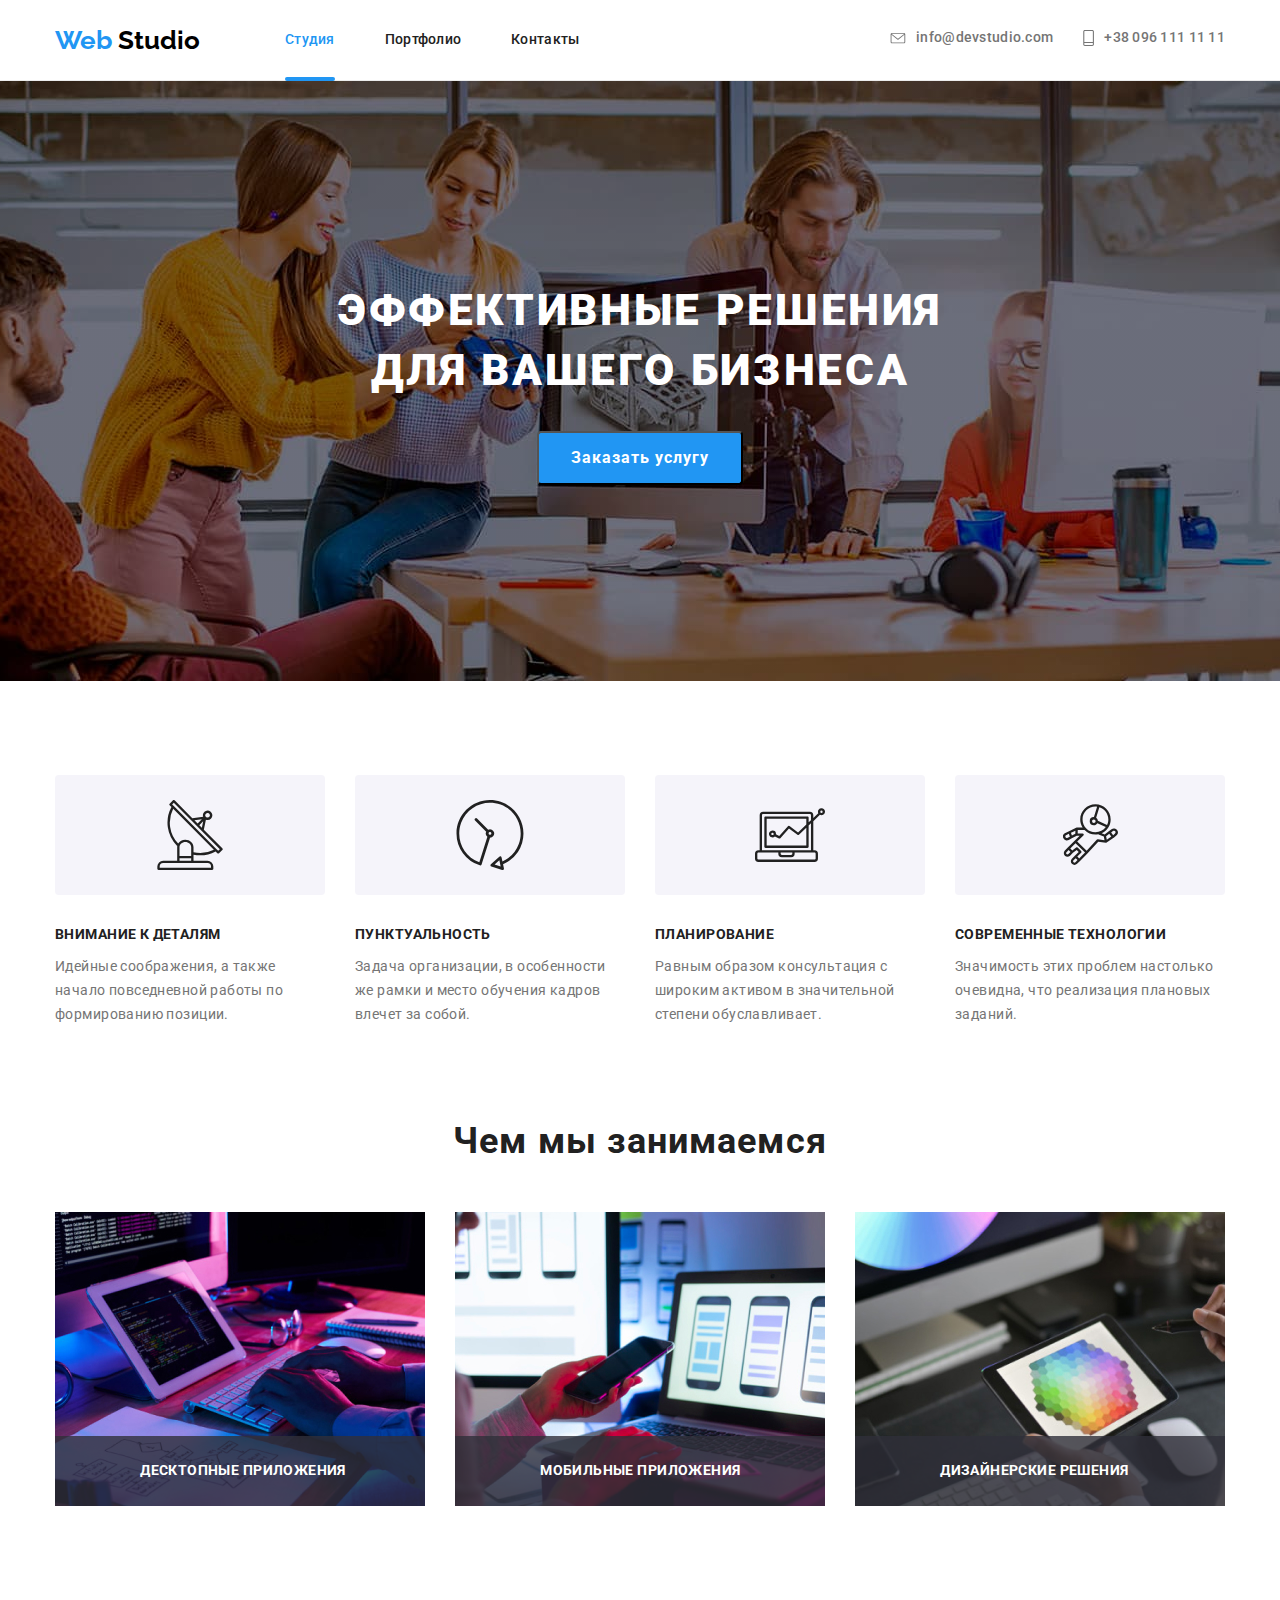
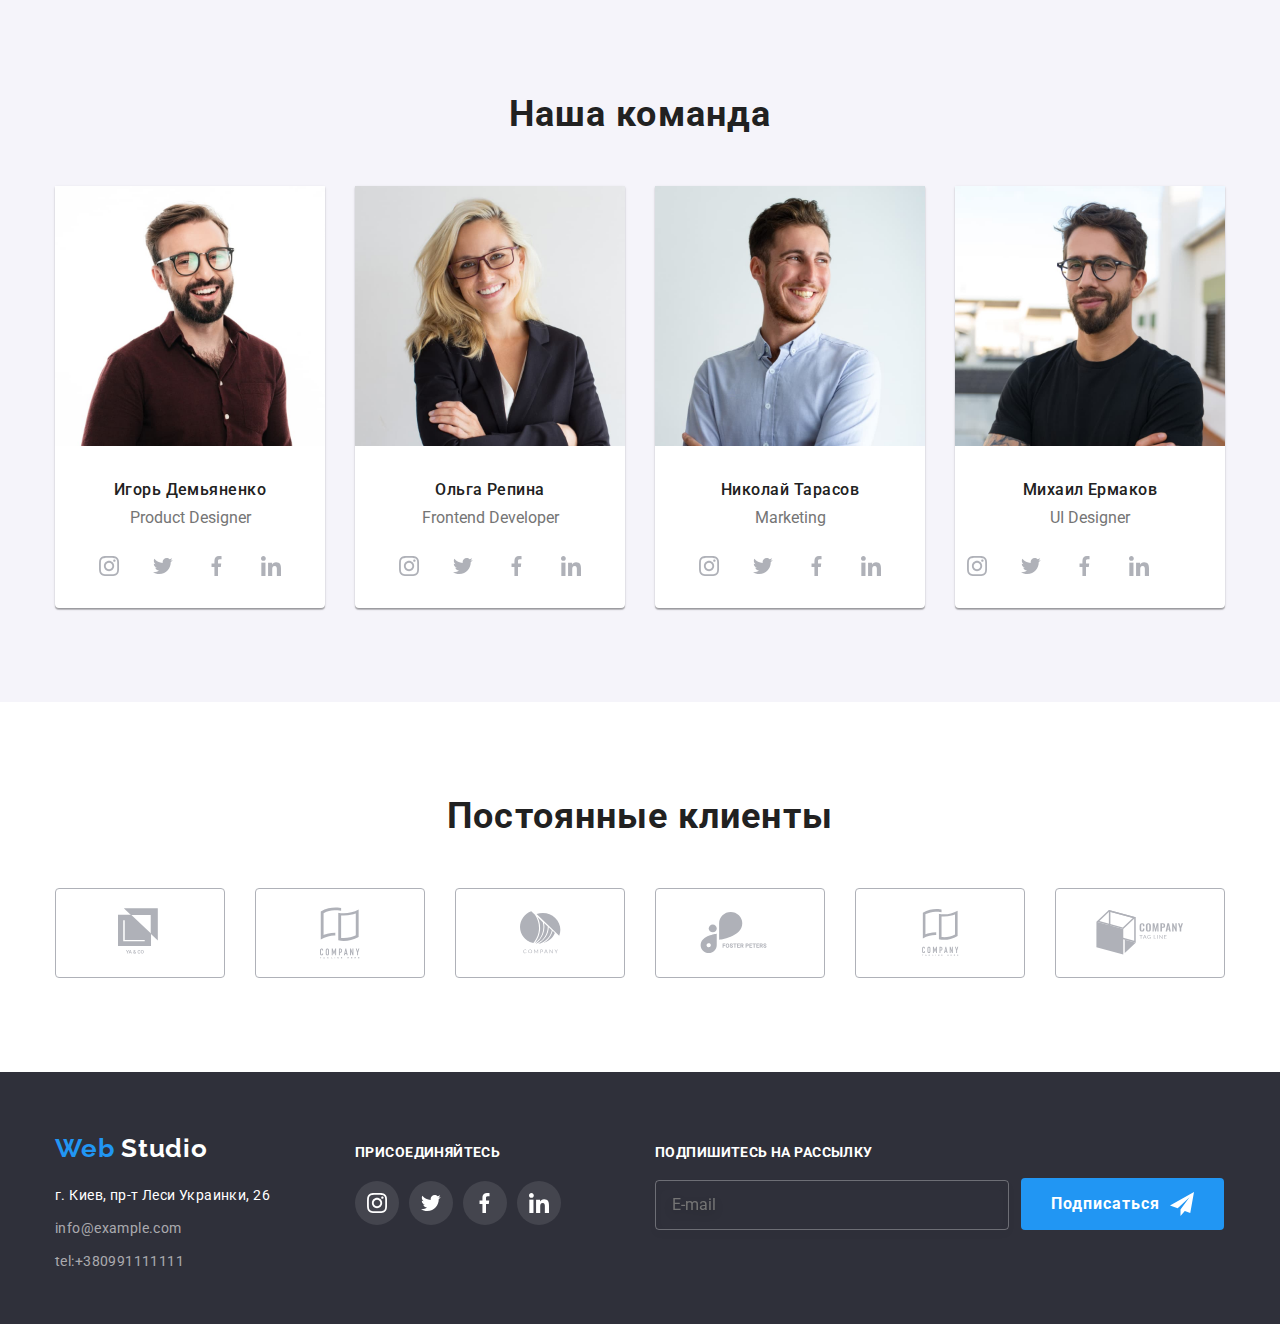
<file: index.html>
<!DOCTYPE html>
<html lang="ru">
  <head>
    <meta charset="UTF-8" />
    <meta name="viewport" content="width=device-width, initial-scale=1.0" />
    <title>Web Studio</title>
    <link
      href="https://fonts.googleapis.com/css2?family=Raleway:wght@700&family=Roboto:wght@400;500;900&display=swap"
      rel="stylesheet"
    />
    <link rel="stylesheet" href="./css/normalize.css" />
    <link rel="stylesheet" href="./css/style.css" />
  </head>

  <body>
    <!--Шапка-->
    <header class="page-header">
      <div class="container flexbox">
        <!--Навигация-->
        <nav class="navigation">
          <a href="./index.html" class="logo">
            <span class="web"> Web</span> Studio</a
          >
          <ul class="menu-nav list">
            <li class="item">
              <a href="./index.html" class="nav-link current">Студия</a>
            </li>
            <li class="item">
              <a href="./portfolio.html" class="nav-link">Портфолио</a>
            </li>
            <li class="item">
              <a href="./contacts.html" class="nav-link">Контакты </a>
            </li>
          </ul>
        </nav>
        <!-- mail telephone -->
        <ul class="contact-us list">
          <li class="header-mail">
            <a href="mailto:info@devstudio.com" class="email contact-link"
              ><svg class="icon-mail">
                <use href="./images/symbol-defs.svg#icon-mail"></use>
              </svg>
              info@devstudio.com
            </a>
          </li>
          <li class="header-phone">
            <a href="tel:+380961111111" class="phone contact-link"
              ><svg class="icon-phone">
                <use href="./images/symbol-defs.svg#icon-phone"></use>
              </svg>

              +38 096 111 11 11</a
            >
          </li>
        </ul>
      </div>
    </header>

    <!--Блок Hero-->
    <main>
      <section class="hero">
        <div class="container-hero">
          <h1 class="hero-title">Эффективные решения для вашего бизнеса</h1>
          <button class="hero-button" data-modal-open>Заказать услугу</button>
        </div>
      </section>

      <!--Особенности-->
      <!--Преимушества-->

      <section class="section">
        <div class="container">
          <h2 class="section-title" hidden>Наши преимущества</h2>

          <ul class="list feature-list">
            <!-- only hover -->
            <li class="item icon-antena">
              <!-- <img src="./images/Vector.svg" alt="Веб студия" /> -->
              <h3 class="features-title">Внимание к деталям</h3>
              <p class="description">
                Идейные соображения, а также начало повседневной работы по
                формированию позиции.
              </p>
            </li>
            <li class="item icon-clock">
              <!-- <img src="./images/Vector-2.svg" alt="Веб студия" /> -->
              <h3 class="features-title">Пунктуальность</h3>
              <p class="description">
                Задача организации, в особенности же рамки и место обучения
                кадров влечет за собой.
              </p>
            </li>
            <li class="item icon-comp">
              <!-- <img src="./images/Vector-3.svg" alt="Веб студия" /> -->
              <h3 class="features-title">Планирование</h3>
              <p class="description">
                Равным образом консультация с широким активом в значительной
                степени обуславливает.
              </p>
            </li>
            <li class="item icon-astro">
              <!-- <img src="./images/Vector-4.svg" alt="Веб студия" /> -->
              <h3 class="features-title">Современные технологии</h3>
              <p class="description">
                Значимость этих проблем настолько очевидна, что реализация
                плановых заданий.
              </p>
            </li>
          </ul>
        </div>
      </section>

      <!--Чем мы занимаемся-->
      <section class="section margin-top">
        <div class="container">
          <h2 class="section-title">Чем мы занимаемся</h2>
          <ul class="work-list list">
            <li class="item">
              <img
                src="./images/desktop-apps.jpg"
                width="370"
                alt="десктопные
              приложения"
              />
              <h3 class="title">Десктопные приложения</h3>
            </li>
            <li class="item">
              <img
                src="./images/mobile-apps.jpg"
                width="370"
                alt="мобильные приложения"
              />
              <h3 class="title">Мобильные приложения</h3>
            </li>
            <li class="item">
              <img
                src="./images/designe-decisiones.jpg"
                width="370"
                alt="дизайнерские решения"
              />
              <h3 class="title">Дизайнерские решения</h3>
            </li>
          </ul>
        </div>
      </section>

      <!--Наша команда-->
      <section class="section background">
        <div class="container">
          <h2 class="section-title section-padding">Наша команда</h2>
          <ul class="list team-menu">
            <li class="team-member">
              <img
                src="./images/igor-demyanenko-optmz.jpg"
                width="270"
                alt="Product Designer"
              />
              <h3 class="team-title">Игорь Демьяненко</h3>
              <p class="position-name" lang="en">Product Designer</p>

              <!-- social list -->
              <ul class="list social-list">
                <li class="social-item">
                  <a
                    href="#"
                    class="social-link"
                    target="_blank"
                    rel="noopener noreferrer"
                    aria-label=""
                  >
                    <svg class="social-icon">
                      <use href="./images/symbol-defs.svg#icon-instagram"></use>
                    </svg>
                  </a>
                </li>
                <li class="social-item">
                  <a
                    href="#"
                    class="social-link"
                    target="_blank"
                    rel="noopener noreferrer"
                    aria-label="ссылка на Twitter"
                  >
                    <svg class="social-icon">
                      <use
                        href="./images/symbol-defs.svg#icon-twitter"
                      ></use></svg                  ></a>
                </li>
                <li class="social-item">
                  <a
                    href="#"
                    class="social-link"
                    target="_blank"
                    rel="noopener noreferrer"
                    aria-label="ссылка на Facebook"
                  >
                    <svg class="social-icon">
                      <use
                        href="./images/symbol-defs.svg#icon-facebook"
                      ></use></svg                  ></a>
                </li>
                <li class="social-item">
                  <a
                    href="#"
                    class="social-link"
                    target="_blank"
                    rel="noopener noreferrer"
                    aria-label="ссылка на LinkedIn"
                    ><svg class="social-icon" width="20" height="20">
                      <use
                        href="./images/symbol-defs.svg#icon-linkedin"
                      ></use></svg                  ></a>
                </li>
              </ul>
            </li>

            <li class="team-member">
              <img
                src="./images/olga-repina-optmz.jpg"
                width="270"
                alt="Frontend Developer"
              />
              <h3 class="team-title">Ольга Репина</h3>
              <p class="position-name" lang="en">Frontend Developer</p>

              <ul class="list social-list">
                <li class="social-item">
                  <a
                    href="#"
                    class="social-link"
                    target="_blank"
                    rel="noopener noreferrer"
                    aria-label=""
                  >
                    <svg class="social-icon" width="20" height="20">
                      <use href="./images/symbol-defs.svg#icon-instagram"></use>
                    </svg>
                  </a>
                </li>
                <li class="social-item">
                  <a
                    href="#"
                    class="social-link"
                    target="_blank"
                    rel="noopener noreferrer"
                    aria-label="ссылка на Twitter"
                  >
                    <svg class="social-icon">
                      <use
                        href="./images/symbol-defs.svg#icon-twitter"
                      ></use></svg                  ></a>
                </li>
                <li class="social-item">
                  <a
                    href="#"
                    class="social-link"
                    target="_blank"
                    rel="noopener noreferrer"
                    aria-label="ссылка на Facebook"
                    ><svg class="social-icon">
                      <use
                        href="./images/symbol-defs.svg#icon-facebook"
                      ></use></svg                  ></a>
                </li>
                <li class="social-item">
                  <a
                    href="#"
                    class="social-link"
                    target="_blank"
                    rel="noopener noreferrer"
                    aria-label="ссылка на LinkedIn"
                    ><svg class="social-icon" width="20" height="20">
                      <use
                        href="./images/symbol-defs.svg#icon-linkedin"
                      ></use></svg                  ></a>
                </li>
              </ul>
            </li>

            <li class="team-member">
              <img
                src="./images/nik-tarasov-optmz.jpg"
                width="270"
                alt="Marketing"
              />
              <h3 class="team-title">Николай Тарасов</h3>
              <p class="position-name" lang="en">Marketing</p>
              <ul class="list social-list">
                <li class="social-item">
                  <a
                    href="#"
                    class="social-link"
                    target="_blank"
                    rel="noopener noreferrer"
                    aria-label=""
                  >
                    <svg class="social-icon" width="20" height="20">
                      <use href="./images/symbol-defs.svg#icon-instagram"></use>
                    </svg>
                  </a>
                </li>
                <li class="social-item">
                  <a
                    href="#"
                    class="social-link"
                    target="_blank"
                    rel="noopener noreferrer"
                    aria-label="ссылка на Twitter"
                  >
                    <svg class="social-icon" width="20" height="20">
                      <use
                        href="./images/symbol-defs.svg#icon-twitter"
                      ></use></svg                  ></a>
                </li>
                <li class="social-item">
                  <a
                    href="#"
                    class="social-link"
                    target="_blank"
                    rel="noopener noreferrer"
                    aria-label="ссылка на Facebook"
                  >
                    <svg class="social-icon" width="20" height="20">
                      <use
                        href="./images/symbol-defs.svg#icon-facebook"
                      ></use></svg                  ></a>
                </li>
                <li class="social-item">
                  <a
                    href="#"
                    class="social-link"
                    target="_blank"
                    rel="noopener noreferrer"
                    aria-label="ссылка на LinkedIn"
                    ><svg class="social-icon" width="20" height="20">
                      <use
                        href="./images/symbol-defs.svg#icon-linkedin"
                      ></use></svg                  ></a>
                </li>
              </ul>
            </li>

            <li class="team-member">
              <img
                src="./images/michail-ermakov-optmz.jpg"
                width="270"
                alt="UI Designer"
              />
              <h3 class="team-title">Михаил Ермаков</h3>
              <p class="position-name" lang="en">UI Designer</p>
              <ul class="list social-list-footer">
                <li class="social-item">
                  <a
                    href="#"
                    class="social-link"
                    target="_blank"
                    rel="noopener noreferrer"
                    aria-label=""
                    ><svg class="social-icon" width="20" height="20">
                      <use
                        href="./images/symbol-defs.svg#icon-instagram"
                      ></use></svg                  ></a>
                </li>
                <li class="social-item">
                  <a
                    href="#"
                    class="social-link"
                    target="_blank"
                    rel="noopener noreferrer"
                    aria-label="ссылка на Twitter"
                  >
                    <svg class="social-icon" width="20" height="20">
                      <use
                        href="./images/symbol-defs.svg#icon-twitter"
                      ></use></svg                  ></a>
                </li>
                <li class="social-item">
                  <a
                    href="#"
                    class="social-link"
                    target="_blank"
                    rel="noopener noreferrer"
                    aria-label="ссылка на Facebook"
                    ><svg class="social-icon" width="20" height="20">
                      <use
                        href="./images/symbol-defs.svg#icon-facebook"
                      ></use></svg                  ></a>
                </li>
                <li class="social-item">
                  <a
                    href="#"
                    class="social-link"
                    target="_blank"
                    rel="noopener noreferrer"
                    aria-label="ссылка на LinkedIn"
                    ><svg class="social-icon" width="20" height="20">
                      <use
                        href="./images/symbol-defs.svg#icon-linkedin"
                      ></use></svg                  ></a>
                </li>
              </ul>
            </li>
          </ul>
        </div>
      </section>

      <!--Наши клиенты-->
      <section class="section">
        <div class="container clients">
          <h2 class="section-title">Постоянные клиенты</h2>

          <ul class="list">
            <li class="item">
              <a href="" aria-label="Ссылка на клиента" class="client-link">
                <svg class="client-link-logo" width="44" height="49">
                  <use
                    href="./images/symbol-defs.svg#icon-partners-logo-1"
                  ></use>
                </svg>
              </a>
            </li>

            <li class="item">
              <a href="" aria-label="Ссылка на клиента" class="client-link">
                <svg class="client-link-logo" width="40" height="52">
                  <use
                    href="./images/symbol-defs.svg#icon-partners-logo-2"
                  ></use>
                </svg>
              </a>
            </li>

            <li class="item">
              <a href="" aria-label="Ссылка на клиента" class="client-link">
                <svg class="client-link-logo" width="41" height="43">
                  <use
                    href="./images/symbol-defs.svg#icon-partners-logo-3"
                  ></use>
                </svg>
              </a>
            </li>

            <li class="item">
              <a href="" aria-label="Ссылка на клиента" class="client-link">
                <svg class="client-link-logo" width="80" height="42">
                  <use
                    href="./images/symbol-defs.svg#icon-partners-logo-4"
                  ></use>
                </svg>
              </a>
            </li>
            <li class="item">
              <a href="" aria-label="Ссылка на клиента" class="client-link">
                <svg class="client-link-logo" width="59" height="47">
                  <use
                    href="./images/symbol-defs.svg#icon-partners-logo-2"
                  ></use>
                </svg>
              </a>
            </li>
            <li class="item">
              <a href="" aria-label="Ссылка на клиента" class="client-link">
                <svg class="client-link-logo" width="88" height="45">
                  <use
                    href="./images/symbol-defs.svg#icon-partners-logo-6"
                  ></use>
                </svg>
              </a>
            </li>
          </ul>
        </div>
      </section>
    </main>

    <!--Футер-->
    <footer class="footer">
      <div class="container footer-menu">
        <!-- logo-address-in-footer -->

        <div class="logo-address">
          <a href="./index.html" class="footer-logo">
            <span class="web"> Web </span> Studio
          </a>
          <address>
            <p class="contacts-address">г. Киев, пр-т Леси Украинки, 26</p>

            <ul class="padding-zero">
              <li class="list">
                <a href="mailto:info@example.com" class="contacts-item"
                  >info@example.com</a
                >
              </li>
              <li class="list contacts-margin">
                <a href="tel:+380991111111" class="contacts-item"
                  >tel:+380991111111</a
                >
              </li>
            </ul>
          </address>
        </div>

        <!-- Присоединяйтесь -->
        <!-- Соц Сети -->
        <div class="join-menu">
          <h3 class="join">Присоединяйтесь</h3>
          <ul class="list social-list-footer">
            <li class="social-item">
              <a
                href="#"
                class="footer-link"
                target="_blank"
                rel="noopener noreferrer"
                aria-label="ссылка на Instagram"
              >
                <svg class="footer-link-logo" width="20" height="20">
                  <use
                    href="./images/symbol-defs.svg#icon-instagram"
                  ></use></svg              ></a>
            </li>
            <li class="social-item">
              <a
                href="#"
                class="footer-link"
                target="_blank"
                rel="noopener noreferrer"
                aria-label="ссылка на Twitter"
              >
                <svg class="footer-link-logo" width="20" height="20">
                  <use href="./images/symbol-defs.svg#icon-twitter"></use></svg              ></a>
            </li>
            <li class="social-item">
              <a
                href="#"
                class="footer-link"
                target="_blank"
                rel="noopener noreferrer"
                aria-label="ссылка на Facebook"
              >
                <svg class="footer-link-logo" width="20" height="20">
                  <use href="./images/symbol-defs.svg#icon-facebook"></use></svg              ></a>
            </li>
            <li class="social-item">
              <a
                href="#"
                class="footer-link"
                target="_blank"
                rel="noopener noreferrer"
                aria-label="ссылка на LinkedIn"
                ><svg class="footer-link-logo" width="20" height="20">
                  <use href="./images/symbol-defs.svg#icon-linkedin"></use></svg              ></a>
            </li>
          </ul>
        </div>

        <div class="subscribe">
          <form class="footer-form">
            <div class="form-field">
              <div class="footer-form-input">
                <label for="mail">Подпишитесь на рассылку</label>
                <input
                  type="email"
                  name="subscribe-mail"
                  id="mail"
                  placeholder="E-mail"
                />
              </div>

              <div class="form-btn">
                <button type="submit" class="footer-btn">
                  Подписаться
                  <svg class="footer-btn-icon" width="24" height="24">
                    <use href="./images/symbol-defs.svg#icon-send-optmz"></use>
                  </svg>
                </button>
              </div>
            </div>
          </form>
        </div>
      </div>
    </footer>

    <!-- Modal -->

    <div class="backdrop is-hidden" data-modal>
      <div class="modal">
        <form action="#">
          <h2 class="form-title">Оставьте свои данные, мы вам перезвоним</h2>
         
          <input type="text" name="user-name" placeholder="Имя" required>

          <label for="">
          <input type="text" name="user-phone" placeholder="Телефон" required>
        <svg><use href="./images/symbol-defs.svg#icon-telephone-optmz>"></use></svg>
        </label>
       
       
       

       <input type="email" name="user-mail" placeholder="Почта">
       <svg><use href="./images/symbol-defs.svg#icon-form-mail-optmz>"></use></svg>

       <label for="comment">Комментарий</label>
<textarea name="messedge" id="" cols="30" rows="10" placeholder="Введите текст"></textarea>


<input type="checkbox">Соглашаюсь с рассылкой и принимаю Условия договора




          <div class="form-button">
            <button type="submit" class="hero-button">Отправить</button>
          </div>
        </form>




        <button class="btn-close" data-modal-close>
          <svg width="11" height="11">
            <use href="./images/symbol-defs.svg#icon-close"></use>
          </svg>
        </button>
      </div>
    </div>

    <script src="./js/modal.js"></script>
  </body>
</html>
</file>
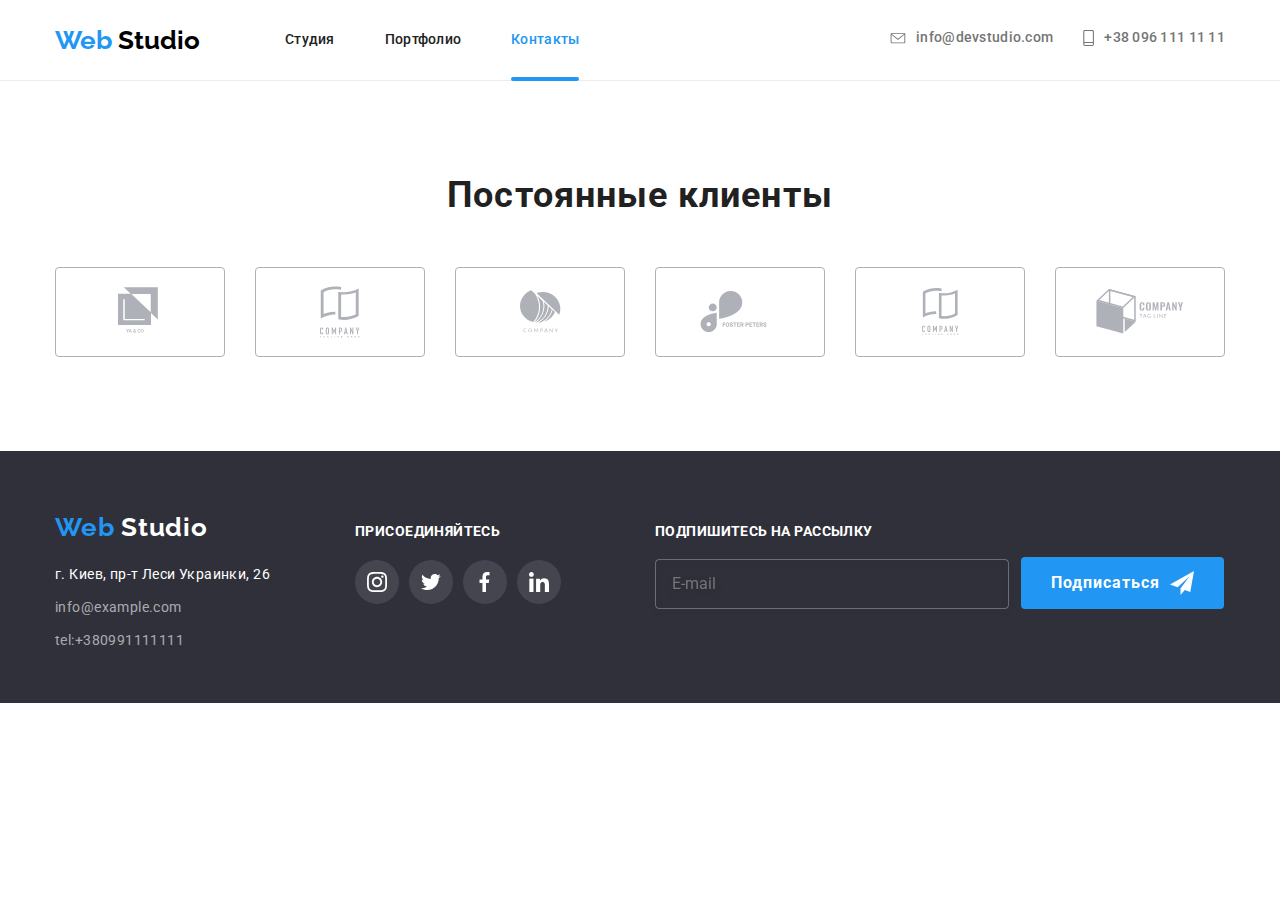
<file: contacts.html>
<!DOCTYPE html>
<html lang="en">
  <head>
    <meta charset="UTF-8" />
    <meta name="viewport" content="width=device-width, initial-scale=1.0" />
    <title>Web Studio</title>
    <link
      href="https://fonts.googleapis.com/css2?family=Raleway:wght@700&family=Roboto:wght@400;500;900&display=swap"
      rel="stylesheet"
    />
    <link rel="stylesheet" href="./css/normalize.css" />
    <link rel="stylesheet" href="./css/style.css" />
  </head>
  <body>
    <!--Шапка-->
    <header class="page-header">
      <div class="container flexbox">
        <!--Навигация-->
        <nav class="navigation">
          <a href="./index.html" class="logo">
            <span class="web"> Web</span> Studio</a
          >
          <ul class="menu-nav list">
            <li class="item">
              <a href="./index.html" class="nav-link">Студия</a>
            </li>
            <li class="item">
              <a href="./portfolio.html" class="nav-link">Портфолио</a>
            </li>
            <li class="item">
              <a href="./contacts.html" class="nav-link current">Контакты </a>
            </li>
          </ul>
        </nav>
        <!-- mail telephone -->
        <ul class="contact-us list">
          <li class="header-mail">
            <a href="mailto:info@devstudio.com" class="email contact-link"
              ><svg class="icon-mail">
                <use href="./images/symbol-defs.svg#icon-mail"></use>
              </svg>
              info@devstudio.com
            </a>
          </li>
          <li class="header-phone">
            <a href="tel:+380961111111" class="phone contact-link"
              ><svg class="icon-phone">
                <use href="./images/symbol-defs.svg#icon-phone"></use>
              </svg>

              +38 096 111 11 11</a
            >
          </li>
        </ul>
      </div>
    </header>

    <section class="section">
      <div class="container clients">
        <h2 class="section-title">Постоянные клиенты</h2>

        <ul class="list">
          <li class="item">
            <a href="" aria-label="Ссылка на клиента" class="client-link">
              <svg class="client-link-logo" width="44" height="49">
                <use href="./images/symbol-defs.svg#icon-partners-logo-1"></use>
              </svg>
            </a>
          </li>

          <li class="item">
            <a href="" aria-label="Ссылка на клиента" class="client-link">
              <svg class="client-link-logo" width="40" height="52">
                <use href="./images/symbol-defs.svg#icon-partners-logo-2"></use>
              </svg>
            </a>
          </li>

          <li class="item">
            <a href="" aria-label="Ссылка на клиента" class="client-link">
              <svg class="client-link-logo" width="41" height="43">
                <use href="./images/symbol-defs.svg#icon-partners-logo-3"></use>
              </svg>
            </a>
          </li>

          <li class="item">
            <a href="" aria-label="Ссылка на клиента" class="client-link">
              <svg class="client-link-logo" width="80" height="42">
                <use href="./images/symbol-defs.svg#icon-partners-logo-4"></use>
              </svg>
            </a>
          </li>
          <li class="item">
            <a href="" aria-label="Ссылка на клиента" class="client-link">
              <svg class="client-link-logo" width="59" height="47">
                <use href="./images/symbol-defs.svg#icon-partners-logo-2"></use>
              </svg>
            </a>
          </li>
          <li class="item">
            <a href="" aria-label="Ссылка на клиента" class="client-link">
              <svg class="client-link-logo" width="88" height="45">
                <use href="./images/symbol-defs.svg#icon-partners-logo-6"></use>
              </svg>
            </a>
          </li>
        </ul>
      </div>
    </section>

    <!--Футер-->
    <footer class="footer">
      <div class="container footer-menu">
        <!-- logo-address-in-footer -->

        <div class="logo-address">
          <a href="./index.html" class="footer-logo">
            <span class="web"> Web </span> Studio
          </a>
          <address>
            <p class="contacts-address">г. Киев, пр-т Леси Украинки, 26</p>

            <ul class="padding-zero">
              <li class="list">
                <a href="mailto:info@example.com" class="contacts-item"
                  >info@example.com</a
                >
              </li>
              <li class="list contacts-margin">
                <a href="tel:+380991111111" class="contacts-item"
                  >tel:+380991111111</a
                >
              </li>
            </ul>
          </address>
        </div>

        <!-- Присоединяйтесь -->
        <div class="join-menu">
          <h3 class="join">Присоединяйтесь</h3>
          <ul class="list social-list-footer">
            <li class="social-item">
              <a
                href="#"
                class="footer-link"
                target="_blank"
                rel="noopener noreferrer"
                aria-label="ссылка на Instagram"
              >
                <svg class="footer-link-logo" width="20" height="20">
                  <use
                    href="./images/symbol-defs.svg#icon-instagram"
                  ></use></svg></a>
            </li>
            <li class="social-item">
              <a
                href="#"
                class="footer-link"
                target="_blank"
                rel="noopener noreferrer"
                aria-label="ссылка на Twitter"
              >
                <svg class="footer-link-logo" width="20" height="20">
                  <use href="./images/symbol-defs.svg#icon-twitter"></use></svg></a>
            </li>
            <li class="social-item">
              <a
                href="#"
                class="footer-link"
                target="_blank"
                rel="noopener noreferrer"
                aria-label="ссылка на Facebook"
              >
                <svg class="footer-link-logo" width="20" height="20">
                  <use href="./images/symbol-defs.svg#icon-facebook"></use></svg></a>
            </li>
            <li class="social-item">
              <a
                href="#"
                class="footer-link"
                target="_blank"
                rel="noopener noreferrer"
                aria-label="ссылка на LinkedIn"
                ><svg class="footer-link-logo" width="20" height="20">
                  <use href="./images/symbol-defs.svg#icon-linkedin"></use></svg></a>
            </li>
          </ul>
        </div>

        <div class="subscribe">
          <form class="footer-form">
            <div class="form-field">
              <div class="footer-form-input">
                <label for="mail">Подпишитесь на рассылку</label>
                <input
                  type="email"
                  name="subscribe-mail"
                  id="mail"
                  placeholder="E-mail"
                />
              </div>

              <div class="form-btn">
                <button type="submit" class="footer-btn">
                  Подписаться
                  <svg class="footer-btn-icon" width="24" height="24">
                    <use href="./images/symbol-defs.svg#icon-send-optmz"></use>
                  </svg>
                </button>
              </div>
            </div>
          </form>
        </div>
      </div>
    </footer>
  </body>
</html>
</file>
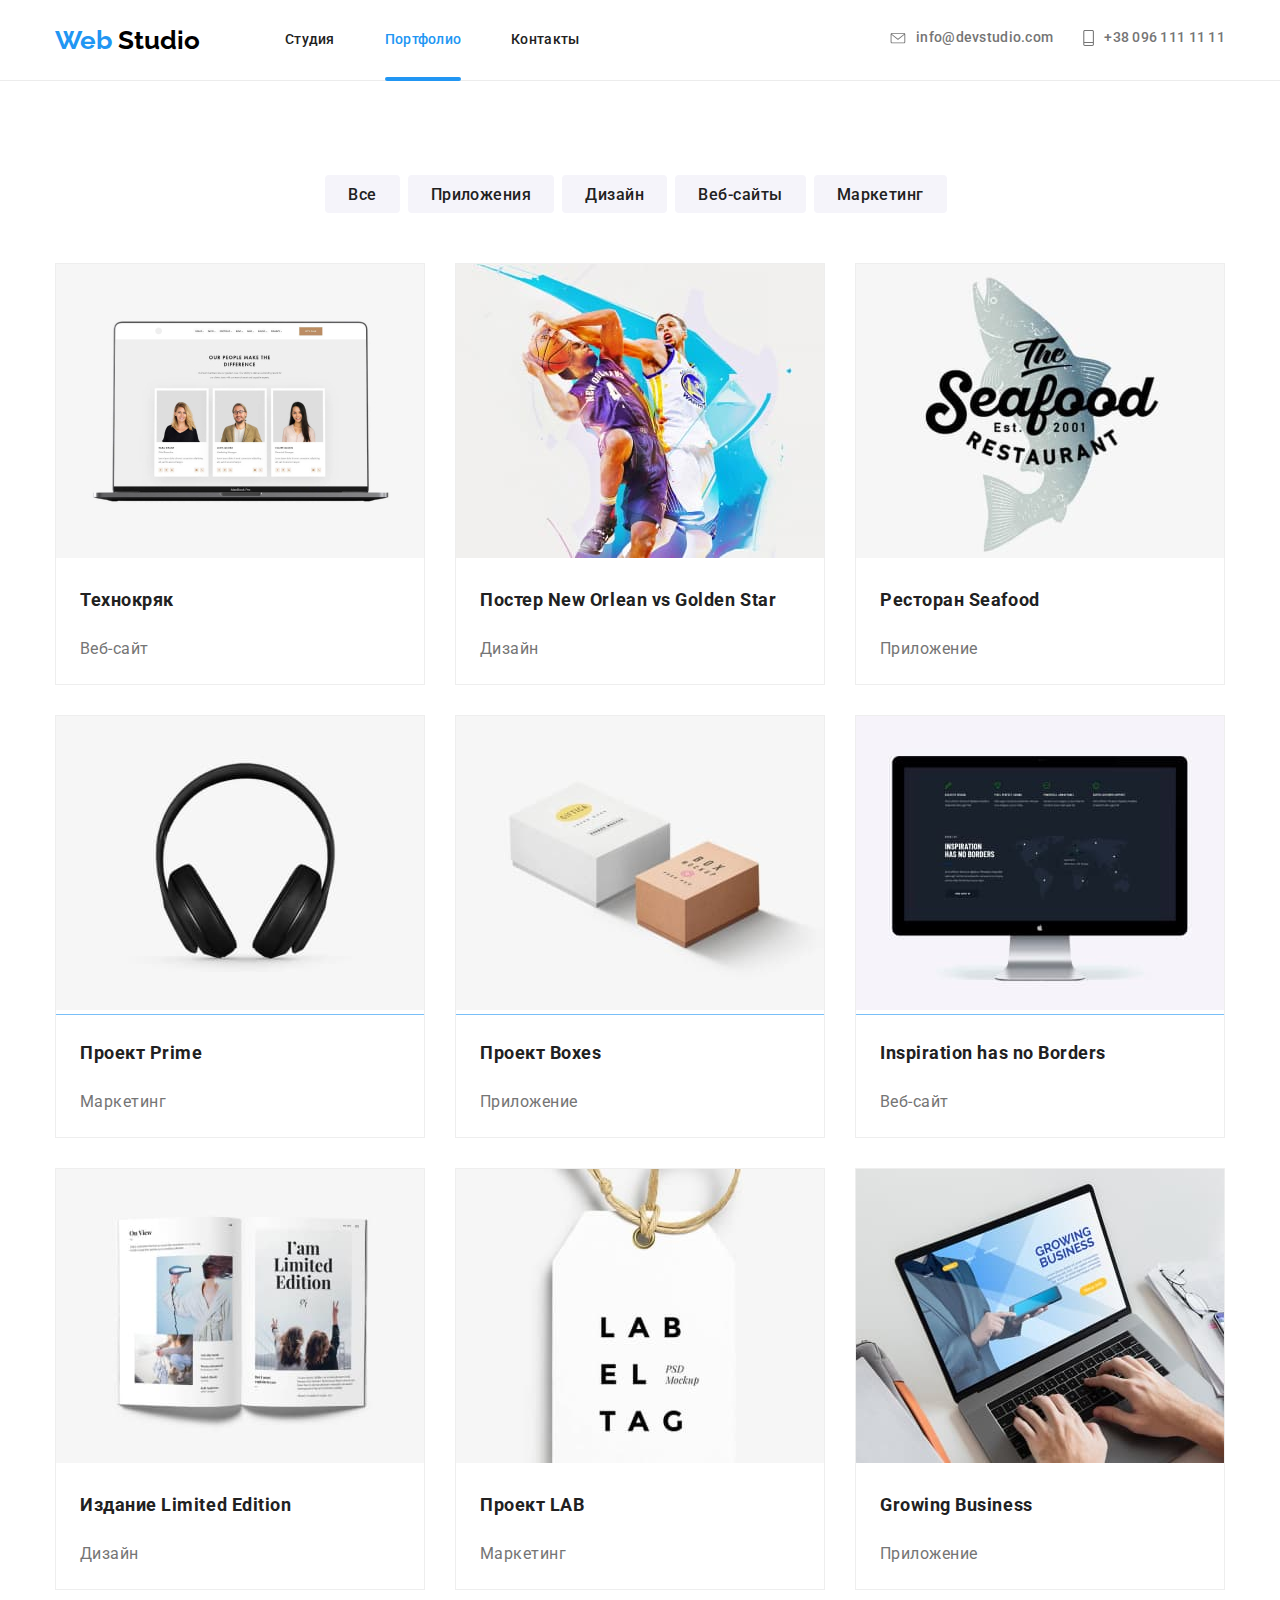
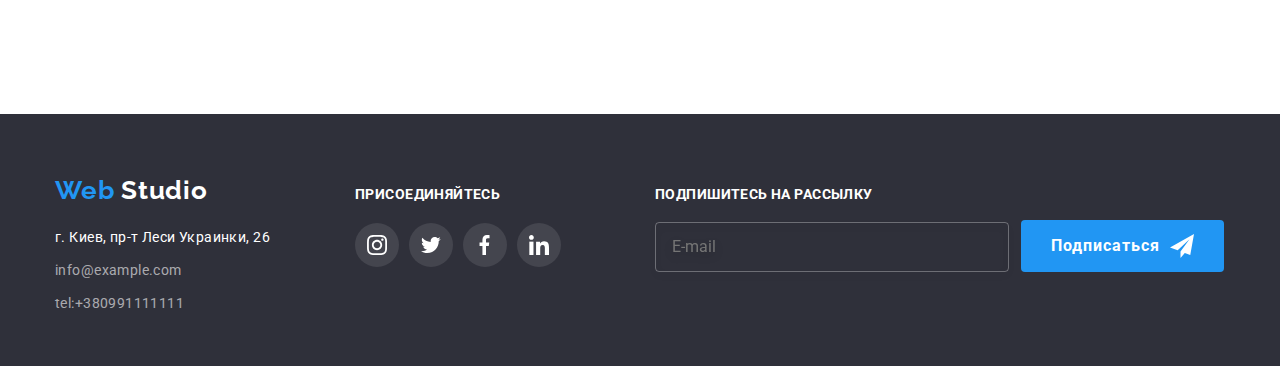
<file: portfolio.html>
<!DOCTYPE html>
<html lang="ru">
  <head>
    <meta charset="UTF-8" />
    <meta name="viewport" content="width=device-width, initial-scale=1.0" />
    <title>Web Studio</title>
    <link
      href="https://fonts.googleapis.com/css2?family=Raleway:wght@700&family=Roboto:wght@400;500;900&display=swap"
      rel="stylesheet"
    />
    <link rel="stylesheet" href="./css/normalize.css" />
    <link rel="stylesheet" href="./css/style.css" />
  </head>

  <body>
    <!--Шапка сайта-->
    <header class="page-header">
      <div class="container flexbox">
        <!--Навигация-->

        <nav class="navigation">
          <a href="./index.html" class="logo">
            <span class="web"> Web</span> Studio</a
          >
          <ul class="menu-nav list">
            <li class="item">
              <a href="./index.html" class="nav-link">Студия</a>
            </li>
            <li class="item">
              <a href="./portfolio.html" class="nav-link current">Портфолио</a>
            </li>
            <li class="item">
              <a href="./contacts.html" class="nav-link">Контакты </a>
            </li>
          </ul>
        </nav>

        <!-- mail telephone -->
        <ul class="contact-us list">
          <li class="header-mail">
            <a href="mailto:info@devstudio.com" class="email contact-link"
              ><svg class="icon-mail">
                <use href="./images/symbol-defs.svg#icon-mail"></use>
              </svg>
              info@devstudio.com
            </a>
          </li>
          <li class="header-phone">
            <a href="tel:+380961111111" class="phone contact-link"
              ><svg class="icon-phone">
                <use href="./images/symbol-defs.svg#icon-phone"></use>
              </svg>

              +38 096 111 11 11</a
            >
          </li>
        </ul>
      </div>
    </header>

    <!--Блок Hero-->
    <main>
      <section class="section">
        <div class="container">
          <h1 class="hero-title" hidden>Контент портфолио</h1>

          <!-- button -->

          <ul class="list button-container">
            <li class="item"><button type="button" class="btn">Все</button></li>
            <li class="item">
              <button type="button" class="btn">Приложения</button>
            </li>
            <li class="item">
              <button type="button" class="btn">Дизайн</button>
            </li>
            <li class="item">
              <button type="button" class="btn">Веб-сайты</button>
            </li>
            <li class="item">
              <button type="button" class="btn">Маркетинг</button>
            </li>
          </ul>
          <ul class="list flex-container">
            <li class="container-element margin-right">
              <a href="#" class="list-link">
                <div class="portfolio-thumb">
                  <img src="./images/techno.jpg" alt="Технокряк" width="370" />

                  <div class="portfolio-text">
                    <p>
                      Технокряк это современная площадка распространения
                      коронавируса. Компании используют эту платформу для
                      цифрового шпионажа и атак на защищённые сервера
                      конкурентов.
                    </p>
                  </div>
                </div>

                <div class="description">
                  <h2 class="portfolio-title">Технокряк</h2>
                  <p class="list-description">Веб-сайт</p>
                </div>
              </a>
            </li>
            <li class="container-element margin-right">
              <a href="#" class="list-link">
                <div class="portfolio-thumb">
                  <img src="./images/basket-optmz.jpg" alt="" width="370" />

                  <div class="portfolio-text">
                    <p>
                      Технокряк это современная площадка распространения
                      коронавируса. Компании используют эту платформу для
                      цифрового шпионажа и атак на защищённые сервера
                      конкурентов.
                    </p>
                  </div>
                </div>

                <div class="description">
                  <h2 class="portfolio-title">
                    Постер New Orlean vs Golden Star
                  </h2>
                  <p class="list-description">Дизайн</p>
                </div>
              </a>
            </li>
            <li class="container-element">
              <a href="#" class="list-link">
                <div class="portfolio-thumb">
                  <img src="./images/seafoods-optmz.jpg" alt="" width="370" />
                  <div class="portfolio-text">
                    <p>
                      Технокряк это современная площадка распространения
                      коронавируса. Компании используют эту платформу для
                      цифрового шпионажа и атак на защищённые сервера
                      конкурентов.
                    </p>
                  </div>
                </div>

                <div class="description">
                  <h2 class="portfolio-title">Ресторан Seafood</h2>
                  <p class="list-description">Приложение</p>
                </div>
              </a>
            </li>
            <li class="container-element">
              <a href="#" class="list-link">
                <div class="portfolio-thumb">
                  <img src="./images/Prime-optmz.jpg" alt="" width="370" />
                  <div class="portfolio-text">
                    <p>
                      Технокряк это современная площадка распространения
                      коронавируса. Компании используют эту платформу для
                      цифрового шпионажа и атак на защищённые сервера
                      конкурентов.
                    </p>
                  </div>
                </div>
                <div class="description">
                  <h2 class="portfolio-title">Проект Prime</h2>
                  <p class="list-description">Маркетинг</p>
                </div>
              </a>
            </li>
            <li class="container-element">
              <a href="#" class="list-link">
                <div class="portfolio-thumb">
                  <img src="./images/boxes-opmz.jpg" alt="" width="370" />
                  <div class="portfolio-text">
                    <p>
                      Технокряк это современная площадка распространения
                      коронавируса. Компании используют эту платформу для
                      цифрового шпионажа и атак на защищённые сервера
                      конкурентов.
                    </p>
                  </div>
                </div>
                <div class="description">
                  <h2 class="portfolio-title">Проект Boxes</h2>
                  <p class="list-description">Приложение</p>
                </div>
              </a>
            </li>
            <li class="container-element">
              <a href="#" class="list-link">
                <div class="portfolio-thumb">
                  <img
                    src="./images/inspiration-has-no-borders-optmz.jpg"
                    alt=""
                    width="370"
                  />
                  <div class="portfolio-text">
                    <p>
                      Технокряк это современная площадка распространения
                      коронавируса. Компании используют эту платформу для
                      цифрового шпионажа и атак на защищённые сервера
                      конкурентов.
                    </p>
                  </div>
                </div>
                <div class="description">
                  <h2 class="portfolio-title">Inspiration has no Borders</h2>
                  <p class="list-description">Веб-сайт</p>
                </div>
              </a>
            </li>
            <li class="container-element">
              <a href="#" class="list-link">
                <div class="portfolio-thumb">
                  <img
                    src="./images/Limited-Edition-optmz.jpg"
                    alt=""
                    width="370"
                  />
                  <div class="portfolio-text">
                    <p>
                      Технокряк это современная площадка распространения
                      коронавируса. Компании используют эту платформу для
                      цифрового шпионажа и атак на защищённые сервера
                      конкурентов.
                    </p>
                  </div>
                </div>
                <div class="description">
                  <h2 class="portfolio-title">Издание Limited Edition</h2>
                  <p class="list-description">Дизайн</p>
                </div>
              </a>
            </li>
            <li class="container-element">
              <a href="#" class="list-link">
                <div class="portfolio-thumb">
                  <img src="./images/lab-optmz.jpg" alt="" width="370" />
                  <div class="portfolio-text">
                    <p>
                      Технокряк это современная площадка распространения
                      коронавируса. Компании используют эту платформу для
                      цифрового шпионажа и атак на защищённые сервера
                      конкурентов.
                    </p>
                  </div>
                </div>
                <div class="description">
                  <h2 class="portfolio-title">Проект LAB</h2>
                  <p class="list-description">Маркетинг</p>
                </div>
              </a>
            </li>
            <li class="container-element">
              <a href="#" class="list-link">
                <div class="portfolio-thumb">
                  <img
                    src="./images/growing-business-optmz.jpg"
                    alt=""
                    width="370"
                  />
                  <div class="portfolio-text">
                    <p>
                      Технокряк это современная площадка распространения
                      коронавируса. Компании используют эту платформу для
                      цифрового шпионажа и атак на защищённые сервера
                      конкурентов.
                    </p>
                  </div>
                </div>
                <div class="description">
                  <h2 class="portfolio-title">Growing Business</h2>
                  <p class="list-description">Приложение</p>
                </div>
              </a>
            </li>
          </ul>
        </div>
      </section>
    </main>
    <!--Футер-->
    <footer class="footer">
      <div class="container footer-menu">
        <!-- logo-address-in-footer -->

        <div class="logo-address">
          <a href="./index.html" class="footer-logo">
            <span class="web"> Web </span> Studio
          </a>
          <address>
            <p class="contacts-address">г. Киев, пр-т Леси Украинки, 26</p>

            <ul class="padding-zero">
              <li class="list">
                <a href="mailto:info@example.com" class="contacts-item"
                  >info@example.com</a
                >
              </li>
              <li class="list contacts-margin">
                <a href="tel:+380991111111" class="contacts-item"
                  >tel:+380991111111</a
                >
              </li>
            </ul>
          </address>
        </div>

        <!-- Присоединяйтесь -->
        <div class="join-menu">
          <b class="join">Присоединяйтесь</b>
          <ul class="list social-list-footer">
            <li class="social-item">
              <a
                href="#"
                class="footer-link"
                target="_blank"
                rel="noopener noreferrer"
                aria-label="ссылка на Instagram"
              >
                <svg class="footer-link-logo" width="20" height="20">
                  <use
                    href="./images/symbol-defs.svg#icon-instagram"
                  ></use></svg></a>
            </li>
            <li class="social-item">
              <a
                href="#"
                class="footer-link"
                target="_blank"
                rel="noopener noreferrer"
                aria-label="ссылка на Twitter"
              >
                <svg class="footer-link-logo" width="20" height="20">
                  <use href="./images/symbol-defs.svg#icon-twitter"></use></svg></a>
            </li>
            <li class="social-item">
              <a
                href="#"
                class="footer-link"
                target="_blank"
                rel="noopener noreferrer"
                aria-label="ссылка на Facebook"
              >
                <svg class="footer-link-logo" width="20" height="20">
                  <use href="./images/symbol-defs.svg#icon-facebook"></use></svg></a>
            </li>
            <li class="social-item">
              <a
                href="#"
                class="footer-link"
                target="_blank"
                rel="noopener noreferrer"
                aria-label="ссылка на LinkedIn"
                ><svg class="footer-link-logo" width="20" height="20">
                  <use href="./images/symbol-defs.svg#icon-linkedin"></use></svg      ></a>
            </li>
          </ul>
        </div>

        <div class="subscribe">
          <form class="footer-form">
            <div class="form-field">
              <div class="footer-form-input">
                <label for="mail">Подпишитесь на рассылку</label>
                <input
                  type="email"
                  name="subscribe-mail"
                  id="mail"
                  placeholder="E-mail"
                />
              </div>

              <div class="form-btn">
                <button type="submit" class="footer-btn">
                  Подписаться
                  <svg class="footer-btn-icon" width="24" height="24">
                    <use href="./images/symbol-defs.svg#icon-send-optmz"></use>
                  </svg>
                </button>
              </div>
            </div>
          </form>
        </div>
      </div>
    </footer>
  </body>
</html>
</file>
<file: css/style.css>
html {
  box-sizing: border-box;
}

*,
*::before,
*::after {
  box-sizing: inherit;
}

:root {
  --main-color: #757575;
  --title-text-color: #212121;
  --accent-color: #2196f3;
  --white-color: #ffffff;
  --dark-color: #000000;
  --icon-color: #afb1b8;
}

body {
  background-color: var(--white-color);
  color: var(--title-text-color);
  font-family: Roboto, sans-serif;
  font-weight: 400;
  margin: 0;
}
h1,
h2,
h3 {
  color: var(--title-text-color);
  margin-top: 0;
  margin-bottom: 0;
}

/* Утилиты */
.list {
  padding: 0;
  margin: 0;
  list-style: none;
}

/* hover focus */

.nav-link:hover,
.nav-link:focus,
.contact-link:focus,
.contact-link:hover,
.social-item:hover,
.social-item:focus,
.social-link:hover,
.social-link:focus,
.clients-link:hover,
.clients-link:focus {
  color: var(--accent-color);
  transition: background-color 250ms cubic-bezier(0.4, 0, 0.2, 1), color 250ms cubic-bezier(0.4, 0, 0.2, 1);
}

.page-header {
  border-bottom: 1px solid #ececec;
  /* padding-top: 25px;
  padding-bottom: 25px; */
}
.page-header .nav-link:hover,
.page-header .nav-link:focus {
  color: var(--accent-color);
  transition: color 250ms cubic-bezier(0.4, 0, 0.2, 1);
}
.container {
  width: 1200px;
  padding-right: 15px;
  padding-left: 15px;
  margin-left: auto;
  margin-right: auto;
}

/* Section */

.section {
  padding: 94px 0;
}

/* Навигация */

.logo {
  margin-right: 85px;
  font-family: Raleway, sans-serif;
  font-weight: 700;
  font-size: 26px;
  line-height: 1.19;
  text-decoration: none;
  color: var(--dark-color);
}

.web {
  color: var(--accent-color);
}

.navigation {
  display: flex;
  align-items: center;
  margin-right: auto;
}

.menu-nav {
  display: flex;
}

.menu-nav .item:not(:last-child) {
  /* margin-right: 50px; */
}

.menu-nav .nav-link.current {
  color: var(--accent-color);
}
.nav-link {
  display: block;
  font-weight: 500;
  font-size: 14px;
  line-height: 1.14;
  letter-spacing: 0.02em;
  color: var(--title-text-color);
  text-decoration: none;
  transition: background-color 250ms cubic-bezier(0.4, 0, 0.2, 1), color 250ms cubic-bezier(0.4, 0, 0.2, 1);
}

/* подчеркивание */
.menu-nav {
  display: flex;
  height: 100%;
}

.menu-nav .item {
  position: relative;
}

.menu-nav .item + .item {
  margin-left: 50px;
}

.menu-nav .nav-link {
  display: block;

  padding-top: 32px;
  padding-bottom: 32px;

  color: var(--title-color);

  font-weight: 500;
  font-size: 14px;
  line-height: 1.14;
  letter-spacing: 0.02em;
}

.menu-nav .link:hover,
.menu-nav .link:focus {
  color: var(--accent-color);
}

.menu-nav .current::after {
  position: absolute;
  content: "";
  bottom: -1px;
  left: 0;
  width: 100%;
  height: 4px;
  border-radius: 2px;
  background-color: var(--accent-color);
}

/* contacts */

.flexbox {
  display: flex;
  justify-content: flex-end;
  align-items: center;
}

.contact-us {
  display: flex;
  margin-left: auto;
}

.email {
  margin-right: 30px;
}

.contact-link {
  display: inline-flex;
  align-items: center;
  font-weight: 500;
  font-size: 14px;
  line-height: 1.14;
  letter-spacing: 0.02em;
  color: var(--main-color);
  text-decoration: none;
}
.header-phone .header-mail {
  display: inline-flex;
  align-items: center;
}

.icon-mail {
  margin-right: 10px;
  width: 16px;
  height: 11px;
  fill: currentColor;
}

.icon-phone {
  margin-right: 10px;
  width: 11px;
  height: 16px;
  /* fill: currentColor; */
}
.contact-link:hover .icon-mail,
.icon-phone {
  color: var(--accent-color);
}

.contact-link {
  color: #757575;
  fill: #757575;
  transition: color 250ms cubic-bezier(0.4, 0, 0.2, 1);
}

.contact-link:focus,
.contact-link:hover {
  color: #2196f3;
  fill: #2196f3;
}

.contact-us .item + .item {
  margin-left: 50px;
}

/* Hero*/

.hero {
  max-width: 1600px;
  height: 600px;
  margin-left: auto;
  margin-right: auto;
  text-align: center;
  background-color: #c4c4c4;

  background-image: linear-gradient(rgba(0, 0, 0, 0.2), rgba(0, 0, 0, 0.2)), url("../images/Hero-optmz.jpg");

  background-repeat: no-repeat;
  background-position: center;

  padding-top: 200px;
  padding-bottom: 200px;
}

.hero-title {
  margin-top: 0;
  margin-bottom: 30px;
  text-align: center;
  margin-left: auto;
  margin-right: auto;
  width: 696px;
  height: 120px;
  font-weight: 900;
  font-size: 44px;
  line-height: 1.36;
  text-align: center;
  letter-spacing: 0.06em;
  text-transform: uppercase;
  color: var(--white-color);
  /* color: rgb(152, 152, 160); */
}

.hero-button {
  display: inline-block;
  padding: 10px 32px;
  border-radius: 4px;
  min-width: 200px;
  font-family: inherit;
  font-weight: bold;
  font-size: 16px;
  line-height: 1.87;
  text-align: center;
  text-decoration: none;
  letter-spacing: 0.06em;
  background: #2196f3;
  color: #ffffff;
}
.container-hero {
  /* width: 1600px; */
  padding-right: 15px;
  padding-left: 15px;
  /* padding-top: 200px; */
  margin-left: auto;
  margin-right: auto;
  /* outline: 1px solid brown; */
}
/* <!--Преимушества--> */

.margin-top {
  padding-top: 0;
}

.section-title {
  text-align: center;
  margin-bottom: 50px;
  font-weight: bold;
  font-size: 36px;
  line-height: 1.16;
  letter-spacing: 0.03em;
}

.container {
  justify-content: center;
}

.feature-list {
  display: flex;
  flex-wrap: wrap;
  justify-content: space-between;
}

.container {
  /* display: flex; */
  flex-wrap: wrap;
}

.feature-list > .item {
  width: calc((100% - 90px) / 4);
  display: inline;
  padding: 0;

  /* margin-top: 94px;
  margin-bottom: 94px; */
}

/* иконки в преимуществах */
.feature-list .item::before {
  display: block;
  content: "";
  height: 120px;
  background: #f5f4fa;
  border-radius: 4px;
  background-repeat: no-repeat;
  background-position: center;
}

.item.icon-antena::before {
  background-image: url(../images/Vector.svg);
}
.item.icon-clock::before {
  background-image: url(../images/Vector-2.svg);
}
.item.icon-comp::before {
  background-image: url(../images/Vector-3.svg);
}
.item.icon-astro::before {
  background-image: url(../images/Vector-4.svg);
}

.features-title {
  margin-top: 0;
  margin-bottom: 10px;
  font-weight: 700;
  font-size: 14px;
  line-height: 1.42;
  letter-spacing: 0.03em;
  text-transform: uppercase;
  padding-top: 30px;
}

.section .description {
  margin-bottom: 0;
  margin-top: 0;
  font-size: 14px;
  line-height: 1.71;
  letter-spacing: 0.03em;
  color: var(--main-color);
}
/* Чем мы занимаемся */

.ourwork-title {
  font-weight: 700;
  font-size: 14px;
  line-height: 1.14;
  text-align: center;
  letter-spacing: 0.03em;
  text-transform: uppercase;
  color: var(--white-color);
}

/* work */

.work-list {
  display: flex;
}

.work-list .item:not(:last-child) {
  margin-right: 30px;
}

.work-list .title {
  font-weight: 700;
  font-size: 14px;
  line-height: 1.14;
  text-align: center;
  letter-spacing: 0.03em;
  text-transform: uppercase;
  color: var(--white-color);
}

/* Псевдоэленты на картинках */

.work-list .item {
  position: relative;
  z-index: 2;
  height: 294px;
  margin-right: 30px;
}

.work-list .item:last-child {
  margin-right: 0;
}

.work-list .item::after {
  position: absolute;
  content: "";

  bottom: 0;
  left: 0;

  width: 370px;
  height: 70px;

  background-color: rgba(47, 48, 58, 0.8);
}
/* заголовок */
.title {
  position: absolute;

  bottom: 27px;
  left: 23%;
  z-index: 1;

  margin: 0;
  font-weight: 700;
  font-size: 14px;
  line-height: 1.14;
  text-align: center;
  text-transform: uppercase;
  color: var(--white-color);
}

/* Наша команда */

.background {
  background-color: #f5f4fa;
}

.team-menu {
  display: flex;
  flex-wrap: wrap;
}

.team-member {
  display: block;
  width: calc((100% - 30px * 3) / 4);
  margin-right: 30px;
  background-color: var(--white-color);
}

.team-member:nth-child(4n) {
  margin-right: 0;
}

.image {
  margin-bottom: 30px;
}
.team-title {
  margin-top: 30px;
  margin-bottom: 10px;
  margin-left: 56px;
  margin-right: 56px;
  font-weight: 500;
  font-size: 16px;
  line-height: 1.18;

  text-align: center;
  letter-spacing: 0.03em;
}

.position-name {
  margin-top: 0;
  margin-bottom: 16px;
  /* margin-left: 70px;
  margin-right: 70px; */
  text-align: center;
  font-size: 16px;
  line-height: 1.18;

  color: var(--main-color);
}

/* social list */
/* карточка члена команды */
.team-menu .team-member {
  height: 422px;
  width: calc((100% - 90px) / 4);
  margin-right: 30px;
  box-shadow: 0px 2px 1px rgba(0, 0, 0, 0.2), 0px 1px 1px rgba(0, 0, 0, 0.14), 0px 1px 3px rgba(0, 0, 0, 0.12);
  border-radius: 0px 0px 4px 4px;
}
.team-menu .team-member:last-child {
  margin-right: 0;
}

/* список соц сетей */

.social-list {
  display: flex;
  height: 44px;
  width: 270px;
  justify-content: center;
  padding-bottom: 30px;
}

.social-item {
  display: block;
  width: 44px;
  height: 44px;
  color: #afb1b8;
  text-decoration: none;
  text-align: center;
}

.social-item:not(:last-child) {
  margin-right: 10px;
}

.social-link {
  background-color: rgba(255, 255, 255, 0.1);
  display: inline-flex;
  align-items: center;
  justify-content: center;
  border-radius: 50%;
  margin-right: 10px;
  background-size: contain;
  width: 44px;
  height: 44px;
  color: var(--icon-color);
  transition: background-color 250ms cubic-bezier(0.4, 0, 0.2, 1), color 250ms cubic-bezier(0.4, 0, 0.2, 1);
}

.social-icon {
  width: 20px;
  height: 20px;
  fill: currentColor;
}
.social-link:hover,
.social-link:focus {
  color: var(--white-color);
  background-color: var(--accent-color);
}

.social-link:hover {
  fill: var(--white-color);
  fill: var(--accent-color);
}

/* clients */
/* Постоянные клиенты */

.clients .item {
  display: block;
  margin-right: 30px;
}

.clients .list {
  display: flex;
}

/* .clients .item {
  display: flex;
  margin-right: 30px;
} */

.client-link {
  display: flex;
  align-items: center;
  justify-content: center;
  width: 170px;
  height: 90px;
  border-radius: 4px;
  border: 1px solid #afb1b8;
  color: var(--icon-color);
  transition: background-color 250ms cubic-bezier(0.4, 0, 0.2, 1), color 250ms cubic-bezier(0.4, 0, 0.2, 1);
}

.client-link:hover,
.client-link:focus {
  color: var(--accent-color);
  border-color: var(--accent-color);
}

.client-link-logo {
  display: block;
  fill: currentColor;
}
.clients-item:not(:last-child) {
  margin-right: 30px;
}

/* Portfolio */

/* button */

.button-container {
  display: flex;
  justify-content: center;
  margin-top: 0;
  margin-bottom: 50px;
}

.button-container .item {
  text-align: center;
  display: inline-block;
}

.btn {
  margin-right: 8px;
  min-width: 73px;
  height: 38px;
  padding: 6px 22px;
  border-radius: 4px;
  font-weight: 500;
  font-size: 16px;
  line-height: 1.62;
  text-align: center;
  letter-spacing: 0.03em;
  color: var(--title-text-color);
  background: #f5f4fa;
  border: 1px solid transparent;
  transition: background-color 250ms cubic-bezier(0.4, 0, 0.2, 1), color 250ms cubic-bezier(0.4, 0, 0.2, 1);
}

.btn:hover,
.btn:focus {
  background: var(--accent-color);
  color: var(--white-color);
  box-shadow: 0px 3px 1px rgba(0, 0, 0, 0.1), 0px 1px 2px rgba(0, 0, 0, 0.08), 0px 2px 2px rgba(0, 0, 0, 0.12);
}

a {
  text-decoration: none;
}

/* Flex container */

.flex-container {
  display: flex;
  flex-wrap: wrap;
}

.container-element {
  margin-right: 30px;
  width: 370px;
  margin-bottom: 30px;
  border: 1px solid #eeeeee;
}

.container-element:hover {
  box-shadow: 0px 1px 1px rgba(0, 0, 0, 0.12), 0px 4px 4px rgba(0, 0, 0, 0.06), 1px 4px 6px rgba(0, 0, 0, 0.16);
}

.container-element:nth-child(3n + 0) {
  margin-right: 0;
}

.list-link {
  text-decoration: none;
}

.description {
  border-top: none;
  box-sizing: inherit;
  padding: 0;
  /*padding: 24px 20px;
 
  border-right: 1px solid #eeeeee; 
  border-left: 1px solid #eeeeee;
  border-bottom: 1px solid #eeeeee;*/
}

.portfolio-title {
  margin-top: 20px;
  margin-left: 24px;
  margin-bottom: 4px;
  font-weight: bold;
  font-size: 36px;
  letter-spacing: 0.03em;
  color: var(--title-text-color);
  width: 322px;
  height: 36px;
  left: 639px;
  top: 576px;

  font-size: 18px;
  line-height: 36px;
}

.list-description {
  margin-left: 24px;
  margin-bottom: 20px;
  font-size: 16px;
  line-height: 1.87;
  letter-spacing: 0.03em;
  color: var(--main-color);
}

.link-description {
  display: none;
  margin: 0;
  font-size: 18px;
  line-height: 1.56;
  letter-spacing: 0.03em;
}
/* Анимация */
.portfolio-thumb {
  position: relative;
  overflow: hidden;
}
.container-element:hover .portfolio-text {
  transform: translateY(0);
}
.portfolio-text {
  position: absolute;
  top: 0;
  left: 0;

  width: 100%;
  height: 100%;
  background-color: var(--accent-color);

  padding: 63px 24px;
  font-weight: 400;
  font-size: 18px;
  line-height: 1.56;
  color: var(--white-color);

  transform: translateY(100%);
  transition: transform 250ms cubic-bezier(0.4, 0, 0.2, 1);
}

.portfolio-text p {
  margin: 0;
}
/* footer */

.footer {
  background-color: #2f303a;
  /* padding-top: 60px;
  padding-bottom: 60px; */
  height: 252px;
}

.footer-menu {
  display: flex;
  flex-wrap: wrap;
  align-items: baseline;
  padding-top: 0;
  justify-content: flex-start;
}
.container {
  padding-bottom: 94px;
  padding-bottom: 0;
  padding-top: 0;
  padding-left: 15px;
  padding-right: 15px;
  margin-left: auto;
  margin-right: auto;
  /* outline: 2px solid tomato; */
}
.logo-address {
  display: block;
  margin-right: 30px;
  width: 270px;
  height: 80px;
  /* margin-bottom: 60px; */
  /* margin-top: 60px; */
  /* margin-right: 30px; */
  justify-content: left;
}

.footer-logo {
  display: block;
  margin-bottom: 20px;
  font-family: Raleway;
  font-weight: 700;
  font-size: 26px;
  line-height: 1.19;
  letter-spacing: 0.03em;
  text-decoration: none;
  color: #ffffff;
}

.contacts-address {
  margin: 0;
  font-size: 14px;
  line-height: 1.71;
  /* or 171% */
  letter-spacing: 0.03em;
  color: var(--white-color);
  text-decoration: none;
  font-style: normal;
}

.padding-zero {
  padding-left: 0;
  margin-top: 0px;
}

.contacts-item {
  display: block;
  margin-top: 9px;
  font-size: 14px;
  line-height: 1.71;
  letter-spacing: 0.03em;
  color: rgba(255, 255, 255, 0.6);
  font-style: normal;
  text-decoration: none;
}
.social-list-footer {
  display: flex;
  height: 44px;
  width: 270px;
  /* justify-content: center; */
  padding-bottom: 30px;
}
/* join */
.join-menu {
  display: block;
  width: 270px;
  margin-right: 30px;
  padding-top: 72px;
}

.join {
  display: block;
  /* text-align: center; */
  margin-bottom: 20px;
  font-weight: 700;
  font-size: 14px;
  line-height: 1.14;
  letter-spacing: 0.03em;
  text-transform: uppercase;
  color: #ffffff;
}
.footer-link {
  display: flex;
  align-items: center;
  justify-content: center;
  width: 44px;
  height: 44px;
  border-radius: 50%;
  color: var(--white-color);
  background-color: rgba(255, 255, 255, 0.1);
  transition: background-color 250ms cubic-bezier(0.4, 0, 0.2, 1), color 250ms cubic-bezier(0.4, 0, 0.2, 1);
}
.footer-link:hover,
.footer-link:focus {
  background-color: var(--accent-color);
}
.footer-link-logo {
  width: 20px;
  height: 20px;
  fill: var(--white-color);
}

/* Подписка */

.subscribe {
  padding-top: 72px;
  display: block;
}

.footer-form label {
  display: block;
  margin-top: 0;
  margin-bottom: 20px;

  color: var(--primary-white-color);

  font-weight: 700;
  font-size: 14px;
  line-height: 1.14;
  text-transform: uppercase;
}

.subscribe input {
  width: 354px;
  background-color: inherit;
  border: 1px solid rgba(255, 255, 255, 0.3);
  filter: drop-shadow(0px 4px 4px rgba(0, 0, 0, 0.15));
  border-radius: 4px;
  padding: 15px 16px;
  font-size: 16px;
  color: rgba(255, 255, 255, 0.6);
}

.form-btn {
  margin-left: 12px;
}
.form-field {
  display: flex;
  align-items: flex-end;
}
.footer-form label{
  color: var(--white-color);
  font-weight: bold;
font-size: 14px;
line-height: 16px;
letter-spacing: 0.03em;
text-transform: uppercase;
}
.footer-form-input {
  display: flex;
  flex-direction: column;

}

.footer-btn {
  display: inline-flex;
  align-items: center;

  color: var(--white-color);
  background-color: var(--accent-color);

  padding: 10px 29px;
  min-width: 200px;
  border-radius: 4px;
  border: 1px solid transparent;

  font-weight: 700;
  font-size: 16px;
  line-height: 1.87;
  letter-spacing: 0.06em;
}

.footer-btn-icon {
  margin-left: 10px;
}


/* Modal Widow */

.backdrop {
  position: fixed;
  top: 0;
  left: 0;
  width: 100%;
  height: 100%;
  background-color: rgba(0, 0, 0, 0.2);
  z-index: 2;
  opacity: 1;
  transition: opacity 250ms cubic-bezier(0.4, 0, 0.2, 1);
}
.modal {
  position: absolute;
  top: 50%;
  left: 50%;
  min-width: 528px;
  min-height: 581px;
  /* width: 528px;
  height: 581px; */
  background-color: var(--white-color);
  border-radius: 4px;

  transform: translate(-50%, -50%) scale(1);
  transition: transform 250ms cubic-bezier(0.4, 0, 0.2, 1);

  box-shadow: 0px 1px 3px rgba(0, 0, 0, 0.12), 0px 1px 1px rgba(0, 0, 0, 0.14), 0px 2px 1px rgba(0, 0, 0, 0.2);
}

.btn-close {
  position: absolute;
  top: 0;
  right: 0;
  padding: 6px 6px;
  margin-top: 10px;
  margin-right: 10px;
  width: 30px;
  height: 30px;
  background: #ffffff;
  border-radius: 50%;
  border: 1px solid rgba(0, 0, 0, 0.1);
  cursor: pointer;
}
.btn-close:hover {
  color: #2196f3;
}
.backdrop.is-hidden {
  visibility: hidden;
  pointer-events: none;
  opacity: 0;
  transform: translate(-50%, -50%) scale(1.2);
}
</file>
